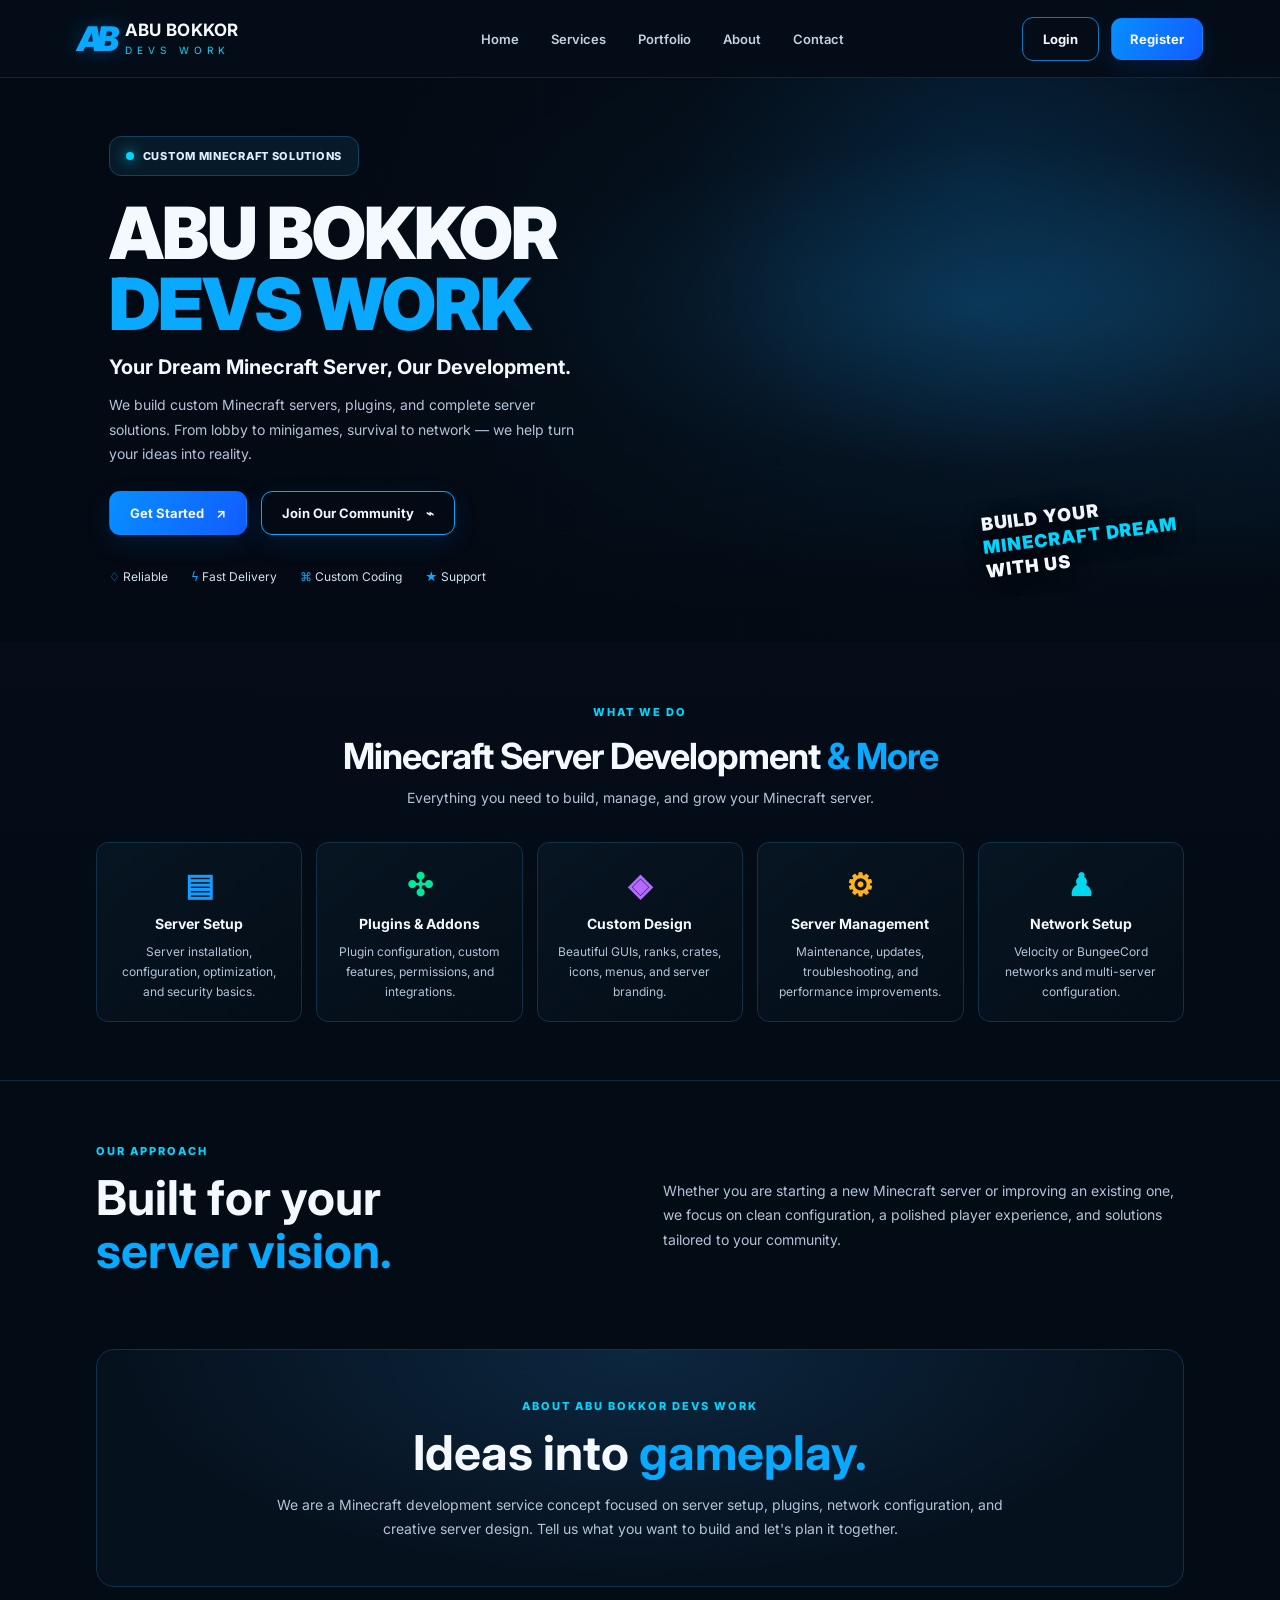
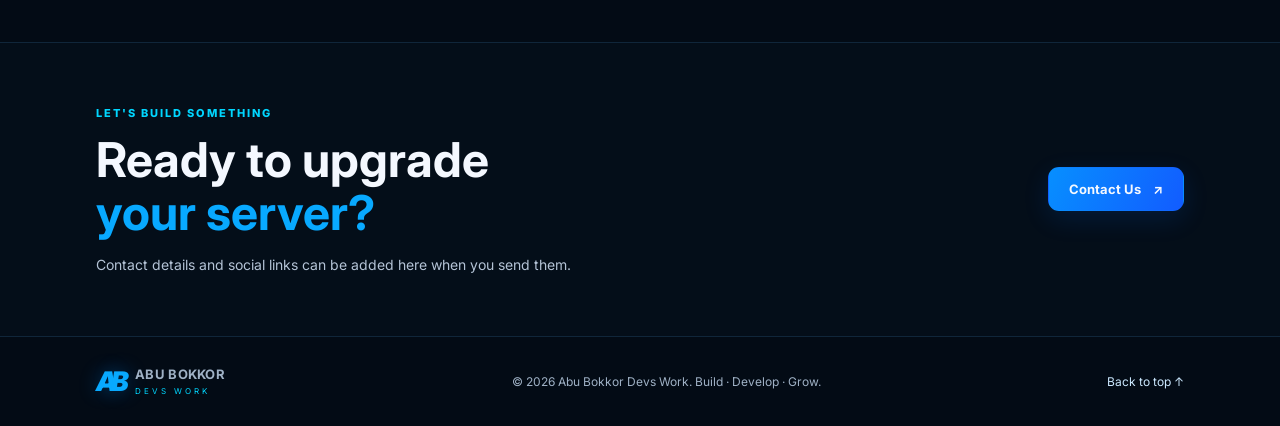
<file: index.html>
<!DOCTYPE html>
<html lang="en">
<head>
  <meta charset="UTF-8" />
  <meta name="viewport" content="width=device-width, initial-scale=1.0" />
  <meta name="description" content="Abu Bokkor Devs Work — Minecraft server development, plugins, custom design, and network setup." />
  <title>ABU BOKKOR DEVS WORK | Minecraft Development</title>
  <link rel="stylesheet" href="style.css" />
</head>
<body>
  <header class="site-header">
    <a class="brand" href="#home" aria-label="Abu Bokkor Devs Work home">
      <span class="brand-mark">AB</span>
      <span class="brand-copy"><strong>ABU BOKKOR</strong><small>DEVS WORK</small></span>
    </a>
    <button class="menu-toggle" id="menuToggle" aria-label="Open navigation">☰</button>
    <nav id="nav">
      <a href="#home">Home</a><a href="#services">Services</a><a href="#portfolio">Portfolio</a><a href="#about">About</a><a href="#contact">Contact</a>
    </nav>
    <div class="header-actions">
      <a class="login-btn" href="login.html">Login</a>
      <a class="button button-small" href="register.html">Register</a>
    </div>
  </header>

  <main>
    <section class="hero" id="home">
      <div class="hero-overlay"></div>
      <div class="hero-content">
        <span class="eyebrow"><span class="dot"></span> CUSTOM MINECRAFT SOLUTIONS</span>
        <h1>ABU BOKKOR<br><span>DEVS WORK</span></h1>
        <h2>Your Dream Minecraft Server, Our Development.</h2>
        <p>We build custom Minecraft servers, plugins, and complete server solutions. From lobby to minigames, survival to network — we help turn your ideas into reality.</p>
        <div class="hero-actions">
          <a class="button" href="#contact">Get Started <span>↗</span></a>
          <a class="button button-outline" href="#contact">Join Our Community <span>⌁</span></a>
        </div>
        <div class="trust-row"><span>♢ Reliable</span><span>ϟ Fast Delivery</span><span>⌘ Custom Coding</span><span>★ Support</span></div>
      </div>
      <div class="hero-note">BUILD YOUR<br><span>MINECRAFT DREAM</span><br>WITH US</div>
    </section>

    <section class="section services" id="services">
      <div class="section-heading"><span class="section-kicker">WHAT WE DO</span><h2>Minecraft Server Development <span>& More</span></h2><p>Everything you need to build, manage, and grow your Minecraft server.</p></div>
      <div class="service-grid">
        <article class="service-card"><div class="service-icon blue">▤</div><h3>Server Setup</h3><p>Server installation, configuration, optimization, and security basics.</p></article>
        <article class="service-card"><div class="service-icon green">✣</div><h3>Plugins & Addons</h3><p>Plugin configuration, custom features, permissions, and integrations.</p></article>
        <article class="service-card"><div class="service-icon purple">◈</div><h3>Custom Design</h3><p>Beautiful GUIs, ranks, crates, icons, menus, and server branding.</p></article>
        <article class="service-card"><div class="service-icon gold">⚙</div><h3>Server Management</h3><p>Maintenance, updates, troubleshooting, and performance improvements.</p></article>
        <article class="service-card"><div class="service-icon cyan">♟</div><h3>Network Setup</h3><p>Velocity or BungeeCord networks and multi-server configuration.</p></article>
      </div>
    </section>

    <section class="section split-section" id="portfolio">
      <div><span class="section-kicker">OUR APPROACH</span><h2>Built for your<br><span>server vision.</span></h2></div>
      <p>Whether you are starting a new Minecraft server or improving an existing one, we focus on clean configuration, a polished player experience, and solutions tailored to your community.</p>
    </section>

    <section class="section about-panel" id="about">
      <span class="section-kicker">ABOUT ABU BOKKOR DEVS WORK</span>
      <h2>Ideas into <span>gameplay.</span></h2>
      <p>We are a Minecraft development service concept focused on server setup, plugins, network configuration, and creative server design. Tell us what you want to build and let's plan it together.</p>
    </section>

    <section class="section contact-section" id="contact">
      <div><span class="section-kicker">LET'S BUILD SOMETHING</span><h2>Ready to upgrade<br><span>your server?</span></h2><p>Contact details and social links can be added here when you send them.</p></div>
      <a class="button" href="mailto:hello@example.com">Contact Us <span>↗</span></a>
    </section>
  </main>

  <footer><a class="brand footer-brand" href="#home"><span class="brand-mark">AB</span><span class="brand-copy"><strong>ABU BOKKOR</strong><small>DEVS WORK</small></span></a><p>© <span id="year"></span> Abu Bokkor Devs Work. Build · Develop · Grow.</p><a href="#home" class="back-top">Back to top ↑</a></footer>
  <script src="script.js"></script>
</body>
</html>
</file>
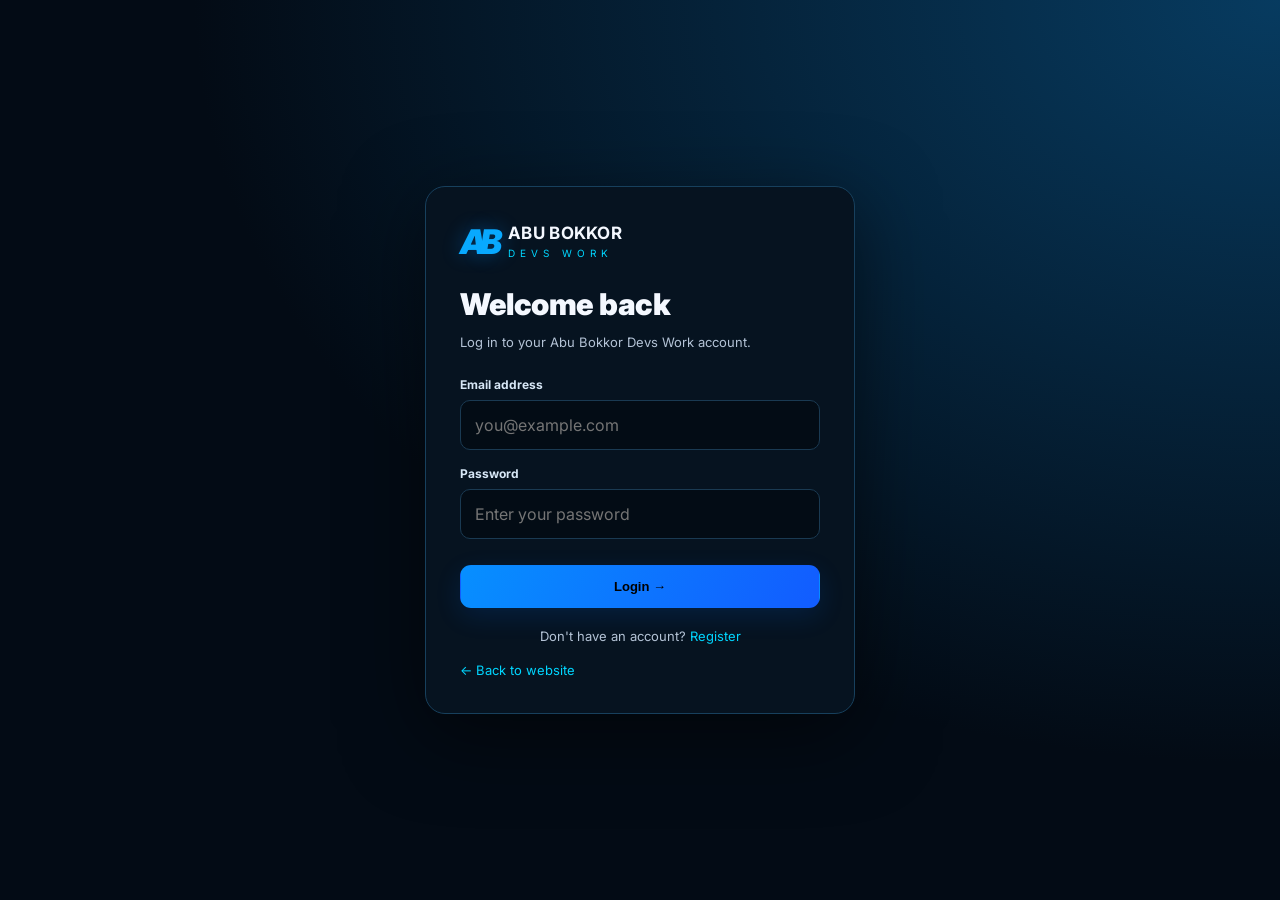
<file: login.html>
<!DOCTYPE html>
<html lang="en"><head><meta charset="UTF-8"><meta name="viewport" content="width=device-width,initial-scale=1"><title>Login | Abu Bokkor Devs Work</title><link rel="stylesheet" href="style.css"></head>
<body class="auth-page"><main class="auth-card">
<a class="brand" href="index.html"><span class="brand-mark">AB</span><span class="brand-copy"><strong>ABU BOKKOR</strong><small>DEVS WORK</small></span></a>
<h1>Welcome back</h1><p>Log in to your Abu Bokkor Devs Work account.</p>
<form data-demo-form><div class="form-group"><label for="email">Email address</label><input id="email" type="email" placeholder="you@example.com" required></div><div class="form-group"><label for="password">Password</label><input id="password" type="password" placeholder="Enter your password" required minlength="6"></div><button class="button auth-submit" type="submit">Login →</button><p class="form-message" role="status"></p></form>
<div class="auth-switch">Don't have an account? <a href="register.html">Register</a></div><a class="back-home" href="index.html">← Back to website</a>
</main><script src="script.js"></script></body></html>
</file>
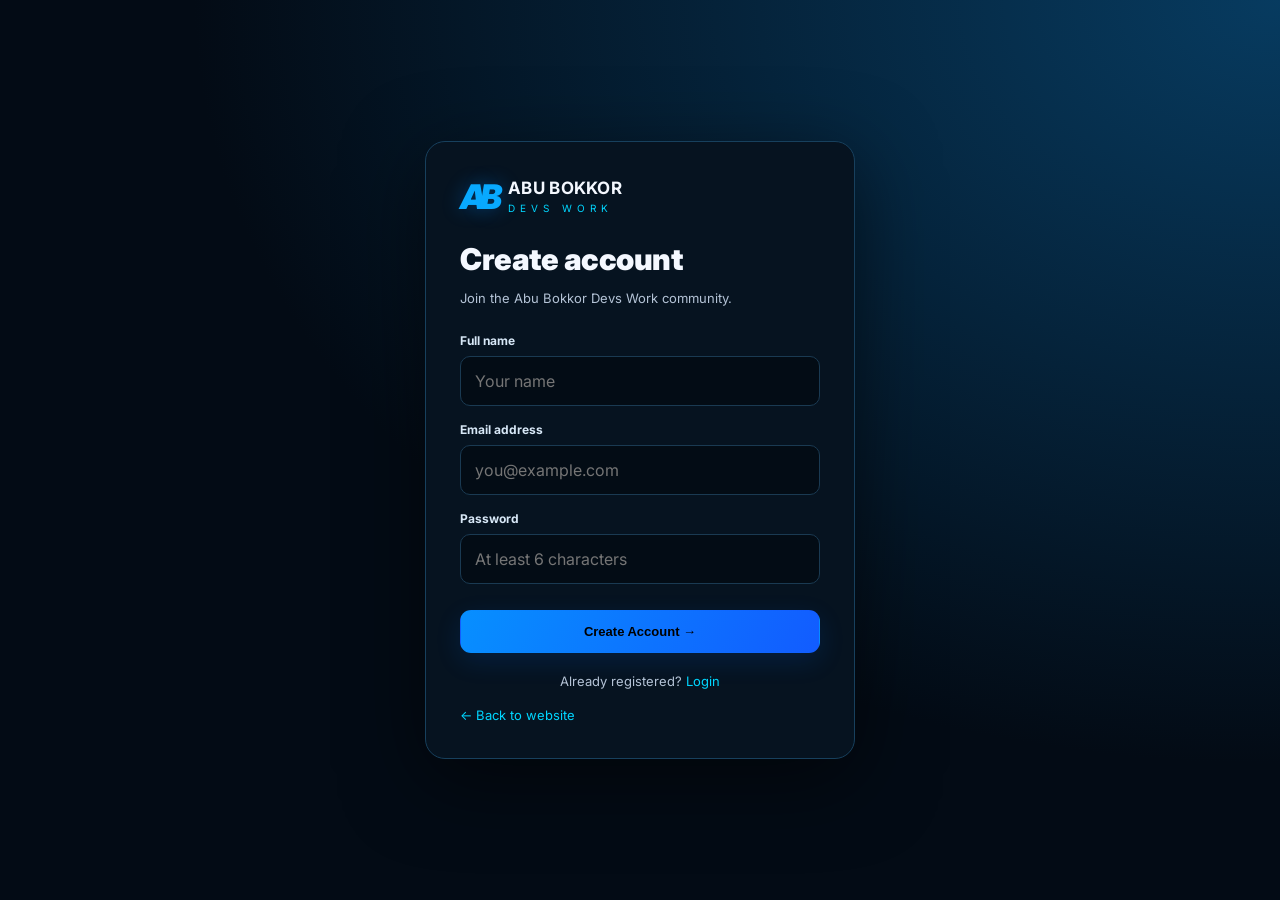
<file: register.html>
<!DOCTYPE html>
<html lang="en"><head><meta charset="UTF-8"><meta name="viewport" content="width=device-width,initial-scale=1"><title>Register | Abu Bokkor Devs Work</title><link rel="stylesheet" href="style.css"></head>
<body class="auth-page"><main class="auth-card">
<a class="brand" href="index.html"><span class="brand-mark">AB</span><span class="brand-copy"><strong>ABU BOKKOR</strong><small>DEVS WORK</small></span></a>
<h1>Create account</h1><p>Join the Abu Bokkor Devs Work community.</p>
<form data-demo-form><div class="form-group"><label for="name">Full name</label><input id="name" type="text" placeholder="Your name" required></div><div class="form-group"><label for="email">Email address</label><input id="email" type="email" placeholder="you@example.com" required></div><div class="form-group"><label for="password">Password</label><input id="password" type="password" placeholder="At least 6 characters" required minlength="6"></div><button class="button auth-submit" type="submit">Create Account →</button><p class="form-message" role="status"></p></form>
<div class="auth-switch">Already registered? <a href="login.html">Login</a></div><a class="back-home" href="index.html">← Back to website</a>
</main><script src="script.js"></script></body></html>
</file>
<file: style.css>
@import url('https://fonts.googleapis.com/css2?family=Inter:wght@400;500;600;700;800;900&display=swap');
:root{--bg:#030b15;--panel:#071522;--line:#12324b;--text:#f4f8ff;--muted:#b4c3d6;--blue:#08a9ff;--blue2:#1268ff;--cyan:#00d6ff}
*{box-sizing:border-box}html{scroll-behavior:smooth}body{margin:0;background:var(--bg);color:var(--text);font-family:Inter,Arial,sans-serif}a{color:inherit;text-decoration:none}.site-header{height:78px;display:flex;align-items:center;justify-content:space-between;padding:0 clamp(20px,6vw,100px);border-bottom:1px solid #10273a;background:#040d17;position:sticky;top:0;z-index:20}.brand{display:flex;align-items:center;gap:12px;min-width:225px}.brand-mark{font-size:34px;font-weight:900;letter-spacing:-6px;color:var(--blue);font-style:italic;text-shadow:0 0 20px #008bff55}.brand-copy{display:flex;flex-direction:column;line-height:1.05}.brand-copy strong{font-size:17px;letter-spacing:.3px}.brand-copy small{font-size:10px;letter-spacing:5px;color:var(--cyan);margin-top:5px}nav{display:flex;gap:32px}nav a{font-size:13px;font-weight:600;color:#c4d0df;transition:.2s}nav a:hover{color:var(--blue)}.header-actions{display:flex;gap:12px;align-items:center}.login-btn,.button{border:1px solid #087ac2;border-radius:11px;padding:13px 20px;font-size:13px;font-weight:700;display:inline-flex;align-items:center;gap:12px;justify-content:center}.button{background:linear-gradient(115deg,#078fff,#125cff);border-color:transparent;box-shadow:0 8px 26px #006dff24}.button:hover{filter:brightness(1.12);transform:translateY(-1px)}.button-small{padding:12px 18px}.login-btn:hover,.button-outline:hover{background:#0a2033}.menu-toggle{display:none;background:none;border:0;color:white;font-size:25px}
.hero{min-height:500px;position:relative;overflow:hidden;display:flex;align-items:center;padding:58px clamp(24px,8.5vw,140px);background:radial-gradient(ellipse at 76% 40%,#104b75 0,#071a2c 34%,#030a13 72%)}.hero:before{content:"";position:absolute;inset:0;background:linear-gradient(90deg,#030a13 0%,#030a13f2 30%,#030a1377 63%,#030a1333 100%),linear-gradient(0deg,#030b15 0%,transparent 22%);z-index:1}.hero:after{content:"";position:absolute;width:48vw;height:48vw;right:0;top:-16vw;border-radius:50%;background:radial-gradient(circle,#087ecb3b,transparent 68%)}.hero-content{max-width:610px;position:relative;z-index:2}.eyebrow,.section-kicker{color:var(--cyan);font-size:11px;font-weight:800;letter-spacing:2px}.eyebrow{display:inline-flex;align-items:center;gap:9px;padding:12px 16px;border:1px solid #124261;background:#071a29;border-radius:12px;color:#dcefff;letter-spacing:.7px}.dot{width:8px;height:8px;border-radius:50%;background:var(--cyan);box-shadow:0 0 13px var(--cyan)}h1{font-size:clamp(44px,6vw,72px);line-height:.98;letter-spacing:-2px;margin:22px 0 16px;font-weight:900}h1 span,.section-heading h2 span,.split-section h2 span,.about-panel h2 span,.contact-section h2 span{color:var(--blue)}.hero h2{font-size:20px;margin:0 0 12px}.hero p,.section p{color:var(--muted);line-height:1.75;font-size:14px}.hero p{max-width:470px}.hero-actions{display:flex;gap:14px;margin-top:24px;flex-wrap:wrap}.button-outline{background:#020c16b5;border-color:#00aaff}.trust-row{display:flex;gap:23px;flex-wrap:wrap;margin-top:34px;color:#d3e0ed;font-size:12px}.trust-row span:first-letter{color:var(--blue)}.hero-note{position:absolute;right:8%;bottom:70px;z-index:2;font-size:18px;font-weight:900;line-height:1.3;letter-spacing:1px;transform:rotate(-7deg);text-shadow:0 3px 20px #000}.hero-note span{color:var(--cyan)}.section{padding:58px clamp(22px,7.5vw,120px)}.services{background:linear-gradient(180deg,#040d18,#030b14)}.section-heading{text-align:center;margin:0 auto 32px}.section-heading h2{font-size:clamp(25px,3vw,36px);margin:14px 0 8px;letter-spacing:-1px}.section-heading p{margin:0}.service-grid{display:grid;grid-template-columns:repeat(5,1fr);gap:14px}.service-card{border:1px solid #133049;background:linear-gradient(145deg,#071522,#040d17);padding:23px 16px 20px;border-radius:12px;text-align:center;transition:.25s}.service-card:hover{transform:translateY(-5px);border-color:#087ec0;box-shadow:0 12px 35px #001e3a}.service-icon{font-size:31px;font-weight:900;margin-bottom:12px}.blue{color:#129dff}.green{color:#00e89a}.purple{color:#b56aff}.gold{color:#ffb21a}.cyan{color:#00d9ed}.service-card h3{font-size:14px;margin:0 0 10px}.service-card p{font-size:12px;line-height:1.65;margin:0}.split-section{display:grid;grid-template-columns:1fr 1fr;align-items:center;gap:45px;border-top:1px solid #10263a}.split-section h2,.contact-section h2,.about-panel h2{font-size:clamp(32px,4vw,48px);line-height:1.1;margin:13px 0}.split-section>p{max-width:600px}.about-panel{margin:0 clamp(22px,7.5vw,120px) 55px;border:1px solid #12314b;border-radius:18px;text-align:center;background:radial-gradient(ellipse at top,#0c2740,#06111e 68%);padding:44px 10%;}.about-panel p{max-width:730px;margin:0 auto}.contact-section{display:flex;justify-content:space-between;align-items:center;gap:30px;border-top:1px solid #10263a;background:#040e19}.contact-section p{margin-bottom:0}footer{display:flex;align-items:center;justify-content:space-between;gap:20px;padding:25px clamp(22px,7.5vw,120px);border-top:1px solid #10263a;color:#9fb1c5;font-size:12px}.footer-brand{min-width:auto}footer .brand-mark{font-size:27px}footer .brand-copy strong{font-size:13px}footer .brand-copy small{font-size:8px;letter-spacing:3px}.back-top{color:#cce9ff}
.auth-page{min-height:100vh;display:grid;place-items:center;padding:24px;background:radial-gradient(ellipse at top right,#073b60,#030b15 60%)}.auth-card{width:min(100%,430px);padding:34px;border:1px solid #17405d;background:#061320;border-radius:20px;box-shadow:0 20px 80px #0008}.auth-card .brand{margin-bottom:28px}.auth-card h1{font-size:30px;letter-spacing:-.5px;margin:0 0 9px}.auth-card>p{color:var(--muted);font-size:13px;line-height:1.6;margin-bottom:24px}.form-group{margin:16px 0}.form-group label{display:block;font-size:12px;font-weight:700;margin-bottom:8px;color:#d8e8f7}.form-group input{width:100%;background:#030c15;border:1px solid #1a3a52;color:white;border-radius:10px;padding:14px;font:inherit;outline:none}.form-group input:focus{border-color:var(--blue);box-shadow:0 0 0 3px #008cff1c}.auth-submit{width:100%;margin-top:10px;cursor:pointer}.auth-switch{text-align:center;font-size:13px;color:var(--muted);margin-top:20px}.auth-switch a,.back-home{color:var(--cyan)}.back-home{display:inline-block;margin-top:18px;font-size:13px}
@media(max-width:1000px){nav{gap:16px}.brand{min-width:auto}.service-grid{grid-template-columns:repeat(3,1fr)}.hero-note{right:5%;font-size:15px}}
@media(max-width:760px){.site-header{height:70px;padding:0 20px}.menu-toggle{display:block;margin-left:auto;margin-right:12px}nav{display:none;position:absolute;left:0;right:0;top:70px;background:#040d17;padding:20px;flex-direction:column;border-bottom:1px solid var(--line)}nav.open{display:flex}.header-actions{gap:7px}.header-actions .login-btn{padding:10px 12px}.header-actions .button-small{padding:10px 12px}.brand-mark{font-size:28px}.brand-copy strong{font-size:13px}.brand-copy small{font-size:8px;letter-spacing:3px}.hero{min-height:570px;padding:55px 24px}.hero-note{display:none}.hero:before{background:linear-gradient(90deg,#030a13f5,#030a13b8),linear-gradient(0deg,#030b15,transparent)}.trust-row{gap:13px}.service-grid{grid-template-columns:repeat(2,1fr)}.split-section{grid-template-columns:1fr;gap:5px}.contact-section{align-items:flex-start;flex-direction:column}.about-panel{margin:0 20px 35px;padding:35px 22px}footer{flex-wrap:wrap}footer p{order:3;width:100%;margin-bottom:0}}
@media(max-width:420px){.header-actions .login-btn{display:none}.service-grid{grid-template-columns:1fr}.hero-actions .button{width:100%}.trust-row{font-size:11px}.auth-card{padding:25px}}
</file>
